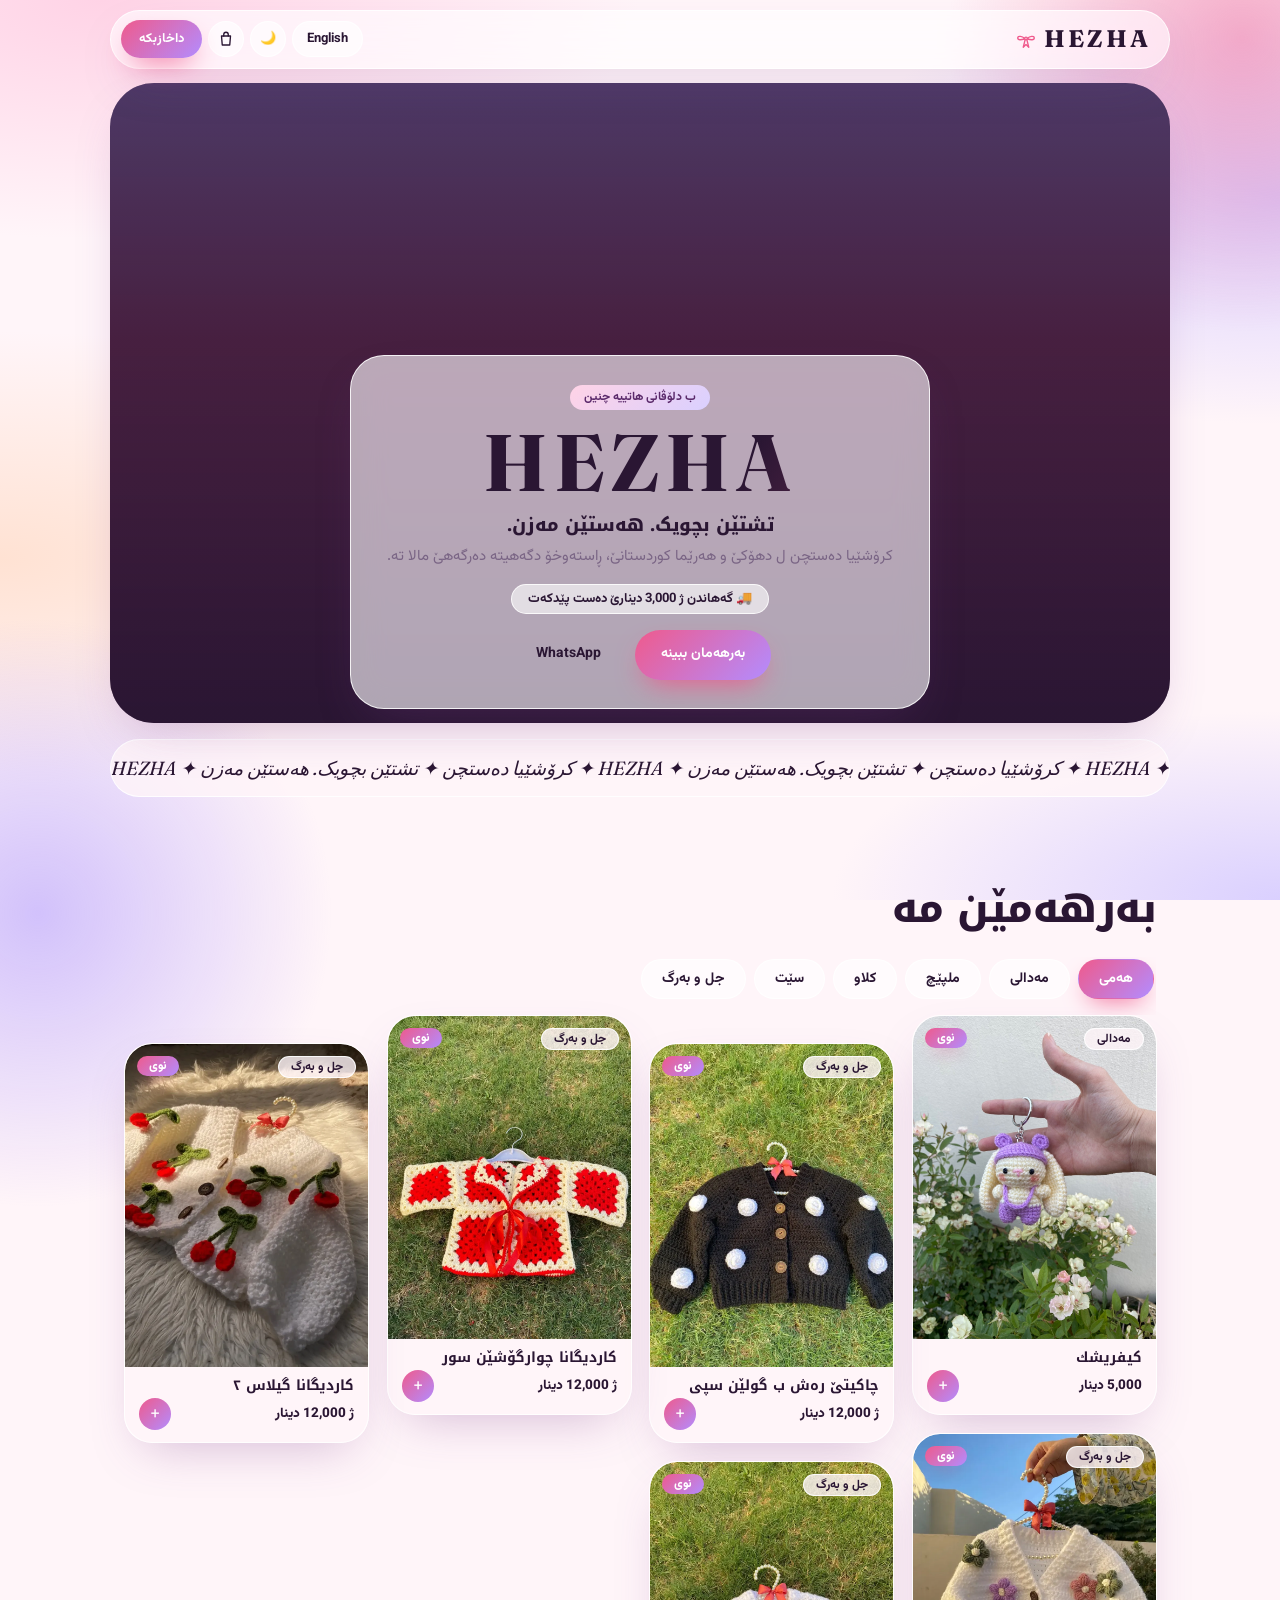
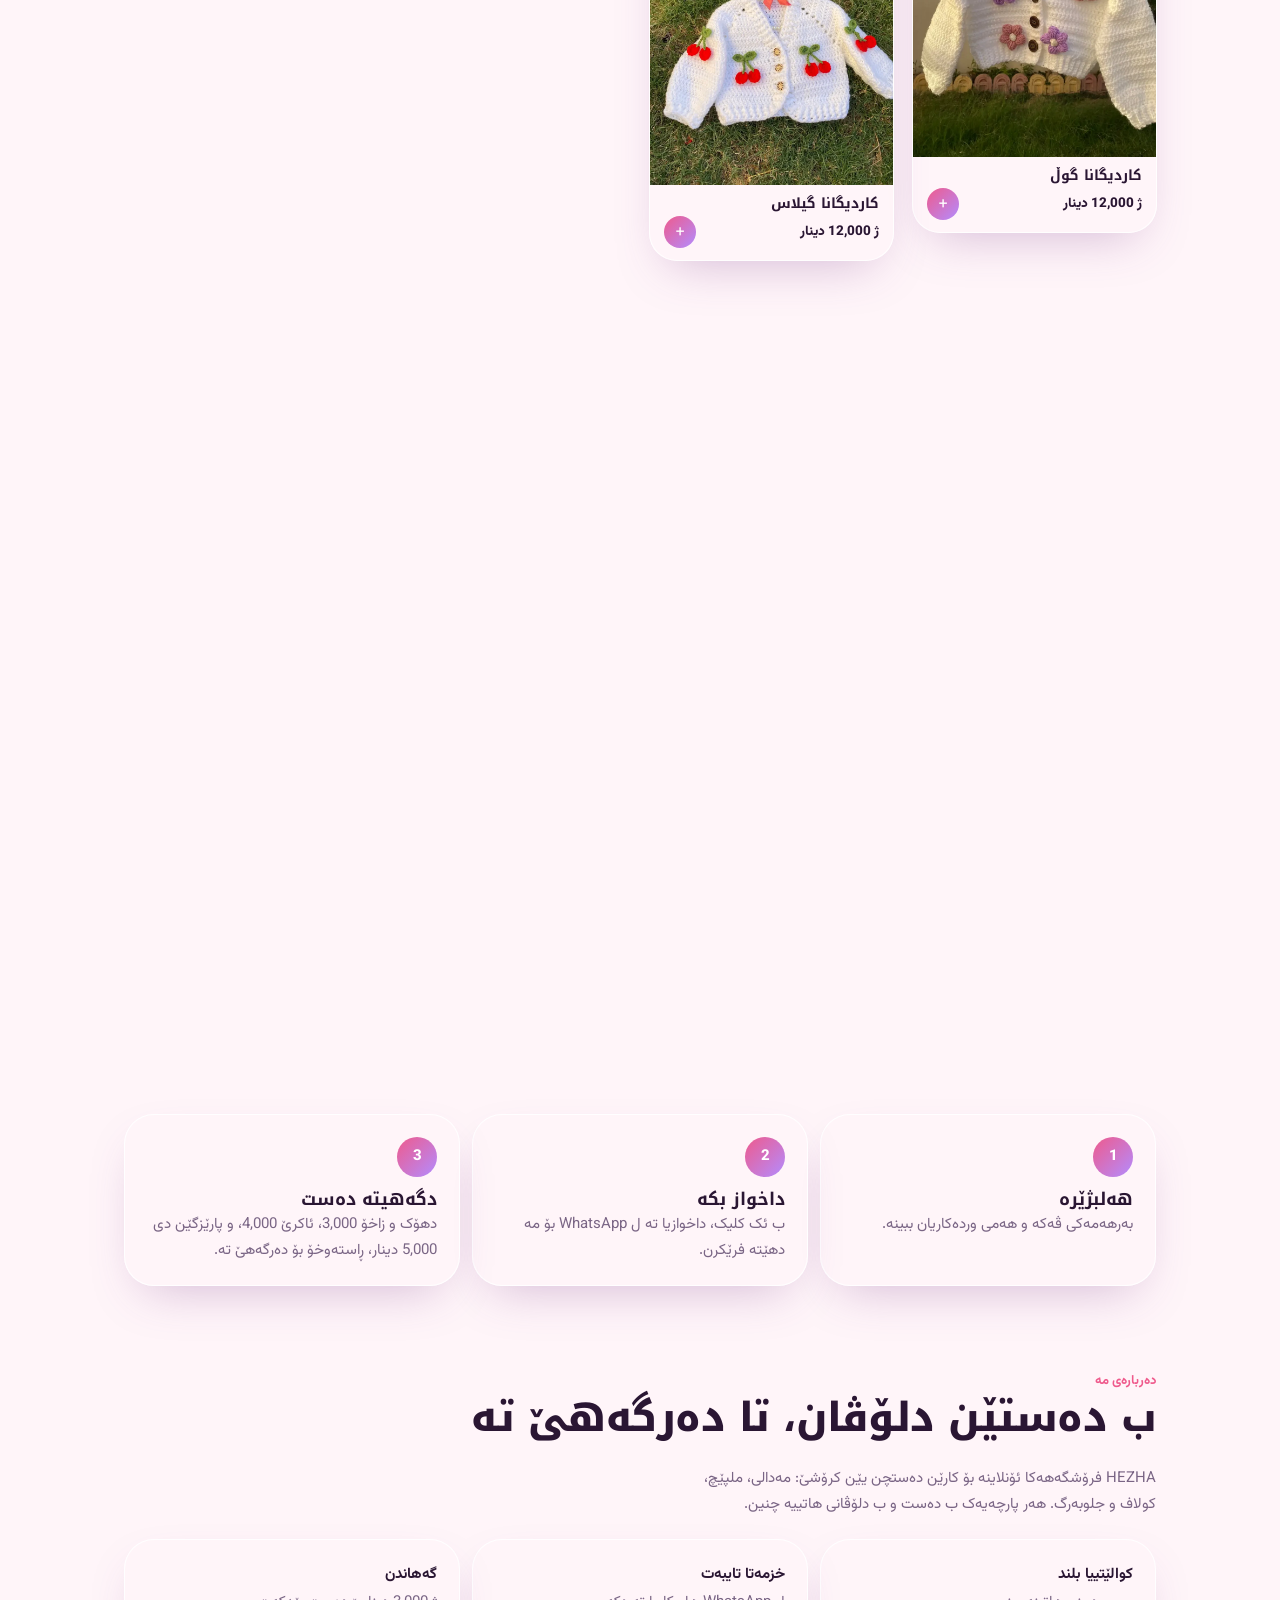
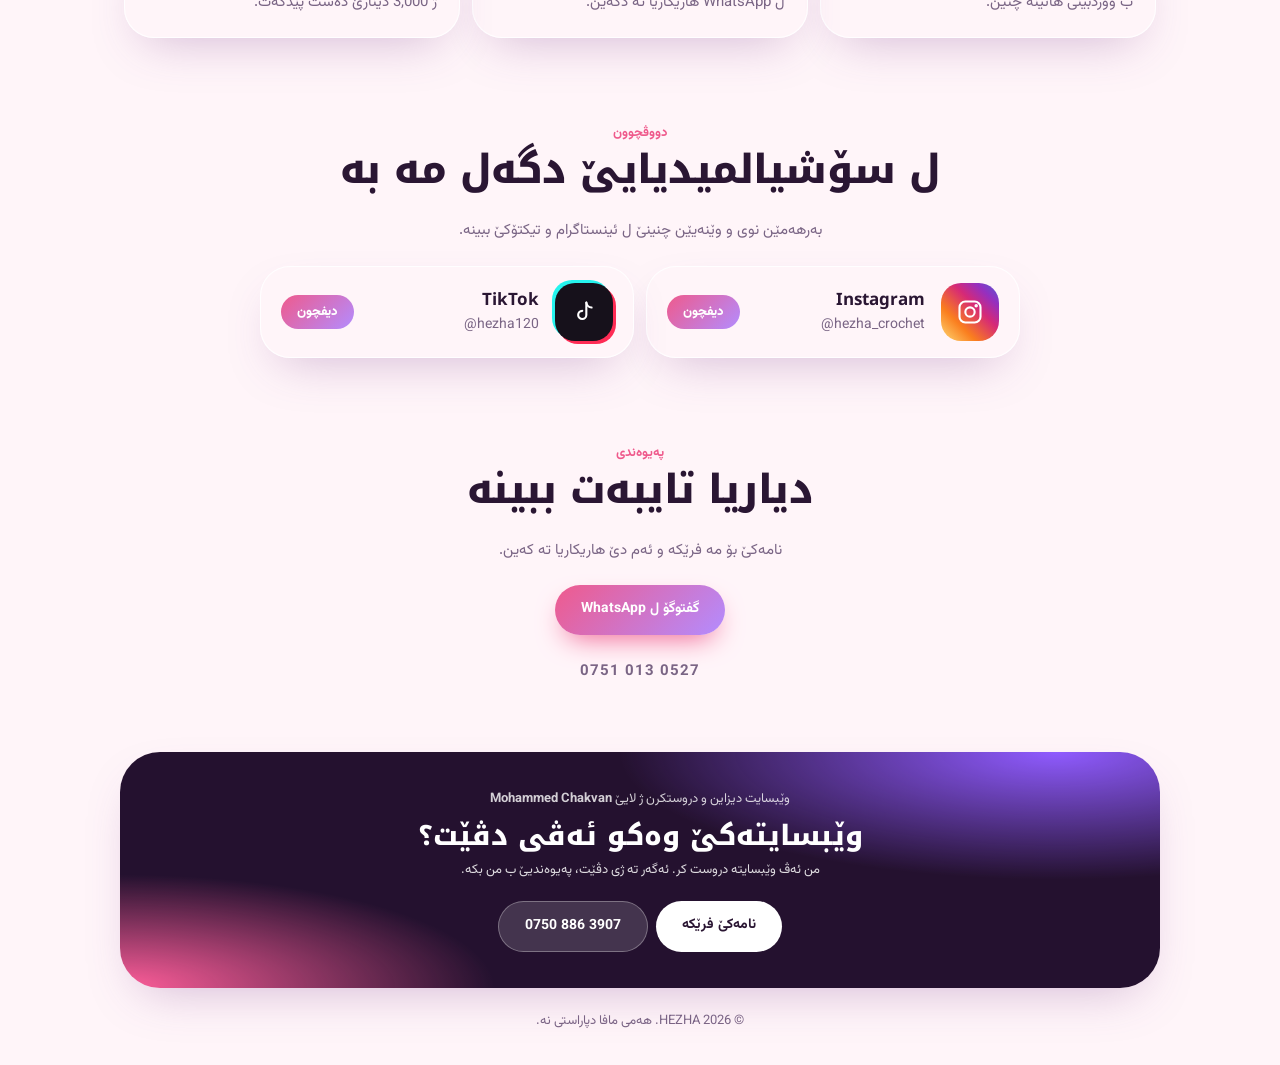
<file: index.html>
<!DOCTYPE html>
<html lang="ku" dir="rtl">
<head>
<meta charset="UTF-8">
<meta name="viewport" content="width=device-width, initial-scale=1, viewport-fit=cover">
<title>HEZHA | Handmade Crochet</title>
<meta name="description" content="HEZHA: کرۆشێیا دەستچن ل دهۆکێ و هەرێما کوردستانێ. Handmade crochet delivered across Duhok and the Kurdistan Region.">
<meta name="theme-color" content="#EF5A8C">
<meta property="og:type" content="website">
<meta property="og:title" content="HEZHA | Handmade Crochet">
<meta property="og:description" content="تشتێن بچویک. هەستێن مەزن. Little things. Big feelings.">
<meta property="og:image" content="https://images.unsplash.com/photo-1584992236310-6edddc08acff?auto=format&fit=crop&w=1200&q=80">
<meta property="og:locale" content="ku">
<meta name="twitter:card" content="summary_large_image">
<script>document.documentElement.classList.add("js")</script>
<link rel="preconnect" href="https://fonts.googleapis.com">
<link rel="preconnect" href="https://fonts.gstatic.com" crossorigin>
<link href="https://fonts.googleapis.com/css2?family=Fraunces:wght@600;700&family=Noto+Kufi+Arabic:wght@600;800&family=Vazirmatn:wght@400;500;700&display=swap" rel="stylesheet">
<link rel="stylesheet" href="style.css?v=5">
</head>
<body id="top">

<header class="site-head">
  <a class="brand" href="#top">
    <svg class="bow" viewBox="0 0 24 24"><path d="M12 13a1.5 1.5 0 1 0 0-3 1.5 1.5 0 0 0 0 3z"/><path d="M10.5 11.5C8 9 3 8 3 11c0 2.5 4 2 7.500 1"/><path d="M13.5 11.5C16 9 21 8 21 11c0 2.500-4 2-7.500 1"/><path d="M11 13l-2 8 3-3 3 3-2-8"/></svg>
    <span>HEZHA</span>
  </a>
  <div class="head-actions">
    <button class="chip" id="langBtn" onclick="cycleLang()">English</button>
    <button class="icon-btn" id="themeBtn" onclick="toggleTheme()" aria-label="Theme">🌙</button>
    <button class="icon-btn cart-btn" id="cartBtn" onclick="openCart()" aria-label="Cart">
      <svg class="ico" viewBox="0 0 24 24"><path d="M6 8h12l-1 12H7L6 8z"/><path d="M9 8V6a3 3 0 0 1 6 0v2"/></svg>
      <span class="badge" id="cartCount" hidden>0</span>
    </button>
    <a class="btn-pink btn-sm" id="orderLink" data-i18n="order" target="_blank" rel="noopener"></a>
  </div>
</header>

<main>
  <section class="hero">
    <div class="hero-overlay"></div>
    <div class="hero-card">
      <span class="tag" data-i18n="heroTag"></span>
      <h1>HEZHA</h1>
      <p class="hero-sub" data-i18n="tagline"></p>
      <p class="hero-text" data-i18n="heroText"></p>
      <p class="deliv-chip" data-i18n="delivChip"></p>
      <div class="btn-row">
        <a class="btn-pink" href="#collections" data-i18n="shop"></a>
        <a class="btn-white" id="heroWa" target="_blank" rel="noopener">WhatsApp</a>
      </div>
    </div>
  </section>

  <div class="marquee" aria-hidden="true"><div class="marquee-track" id="marquee"></div></div>

  <section class="block" id="collections">
    <p class="label" data-i18n="collLabel"></p>
    <h2 data-i18n="collTitle"></h2>
    <div class="filters" id="filters"></div>
    <div class="grid" id="grid"></div>
  </section>

  <section class="block sets" id="sets" hidden>
    <p class="label" data-i18n="setsLabel"></p>
    <h2 data-i18n="setsTitle"></h2>
    <p class="lead" data-i18n="setsText"></p>
    <div class="grid" id="setGrid"></div>
  </section>

  <section class="block soft" id="how">
    <p class="label" data-i18n="howLabel"></p>
    <h2 data-i18n="howTitle"></h2>
    <div class="steps">
      <div class="step"><span class="num">1</span><h3 data-i18n="s1t"></h3><p data-i18n="s1d"></p></div>
      <div class="step"><span class="num">2</span><h3 data-i18n="s2t"></h3><p data-i18n="s2d"></p></div>
      <div class="step"><span class="num">3</span><h3 data-i18n="s3t"></h3><p data-i18n="s3d"></p></div>
    </div>
  </section>

  <section class="block" id="about">
    <p class="label" data-i18n="aboutLabel"></p>
    <h2 data-i18n="aboutTitle"></h2>
    <p class="lead" data-i18n="aboutText"></p>
    <div class="feats">
      <div class="feat"><b data-i18n="f1t"></b><span data-i18n="f1d"></span></div>
      <div class="feat"><b data-i18n="f2t"></b><span data-i18n="f2d"></span></div>
      <div class="feat"><b data-i18n="f3t"></b><span data-i18n="f3d"></span></div>
    </div>
  </section>

  <section class="block follow" id="follow">
    <p class="label" data-i18n="followLabel"></p>
    <h2 data-i18n="followTitle"></h2>
    <p class="lead" data-i18n="followText"></p>
    <div class="social-grid">
      <a class="social-card" href="https://www.instagram.com/hezha_crochet" target="_blank" rel="noopener">
        <span class="s-ico s-ig">
          <svg class="ico" viewBox="0 0 24 24"><rect x="3" y="3" width="18" height="18" rx="5"/><circle cx="12" cy="12" r="4"/><circle cx="17.3" cy="6.7" r=".6" fill="currentColor"/></svg>
        </span>
        <span class="s-txt"><b>Instagram</b><span dir="ltr">@hezha_crochet</span></span>
        <span class="s-go" data-i18n="followBtn"></span>
      </a>
      <a class="social-card" href="https://www.tiktok.com/@hezha120" target="_blank" rel="noopener">
        <span class="s-ico s-tt">
          <svg class="ico" viewBox="0 0 24 24"><path d="M14 4v10.5a3.5 3.5 0 1 1-3.5-3.5"/><path d="M14 4c.5 2.5 2 4 4.5 4.2"/></svg>
        </span>
        <span class="s-txt"><b>TikTok</b><span dir="ltr">@hezha120</span></span>
        <span class="s-go" data-i18n="followBtn"></span>
      </a>
    </div>
  </section>

  <section class="block contact" id="contact">
    <p class="label" data-i18n="contactLabel"></p>
    <h2 data-i18n="contactTitle"></h2>
    <p class="lead" data-i18n="contactText"></p>
    <a class="btn-pink" id="contactWa" data-i18n="chat" target="_blank" rel="noopener"></a>
    <a class="phone" id="shopPhone" href="tel:+9647510130527" dir="ltr">0751 013 0527</a>
  </section>
</main>

<footer class="site-foot">
  <section class="ad">
    <p class="ad-by"><span data-i18n="devBy"></span> <b>Mohammed Chakvan</b></p>
    <h3 data-i18n="adTitle"></h3>
    <p class="ad-text" data-i18n="adText"></p>
    <div class="btn-row">
      <a class="btn-pink" id="devWa" data-i18n="adBtn" target="_blank" rel="noopener"></a>
      <a class="btn-glass" href="tel:+9647508863907" dir="ltr">0750 886 3907</a>
    </div>
  </section>
  <p class="visits" id="visits" hidden><i class="dot"></i><b id="visitNum"></b> <span data-i18n="visitsLabel"></span></p>
  <span data-i18n="rights"></span>
</footer>

<!-- Product -->
<div class="modal" id="modal" hidden onclick="if(event.target===this)closeProduct()">
  <div class="sheet" role="dialog" aria-modal="true" aria-labelledby="mName">
    <button class="close" onclick="closeProduct()" aria-label="Close">✕</button>
    <div class="sheet-img" id="mImg">
      <img id="mImgTag" alt="">
      <div class="dots" id="mDots"></div>
      <button class="nav-btn prev" id="mPrev" onclick="stepProduct(-1)"><svg class="ico" viewBox="0 0 24 24"><path d="M15 5l-7 7 7 7"/></svg></button>
      <button class="nav-btn next" id="mNext" onclick="stepProduct(1)"><svg class="ico" viewBox="0 0 24 24"><path d="M15 5l-7 7 7 7"/></svg></button>
    </div>
    <div class="thumbs" id="mThumbs" hidden></div>
    <div class="sheet-body">
      <span class="card-cat" id="mCat"></span>
      <h3 id="mName"></h3>
      <div class="card-meta"><b id="mPrice"></b></div>
      <p id="mDesc"></p>
      <p class="set-items" id="mItems" hidden></p>
      <label class="zone-box" id="ageBox" hidden><span data-i18n="whichAge"></span><select class="zone-select" id="mAge"></select></label>
      <label class="zone-box"><span data-i18n="whereLive"></span><select class="zone-select" id="mZone"></select></label>
      <p class="deliv-chip" id="mDeliv"></p>
      <div class="actions">
        <button class="btn-pink" id="mAdd" onclick="addCurrent()"></button>
        <a class="btn-outline" id="mOrder" data-i18n="orderThis" target="_blank" rel="noopener"></a>
      </div>
    </div>
  </div>
</div>

<!-- Cart -->
<div class="modal" id="cartModal" hidden onclick="if(event.target===this)closeCart()">
  <div class="sheet cart-sheet" role="dialog" aria-modal="true" aria-labelledby="cartTitle">
    <button class="close" onclick="closeCart()" aria-label="Close">✕</button>
    <div class="sheet-body">
      <h3 id="cartTitle" data-i18n="cartTitle"></h3>
      <div class="cart-list" id="cartItems"></div>
      <div class="cart-foot" id="cartFoot" hidden>
        <label class="zone-box"><span data-i18n="whereLive"></span><select class="zone-select" id="cartZone"></select></label>
        <div class="cart-sum">
          <div><span data-i18n="subtotal"></span><b id="sumSub"></b></div>
          <div><span data-i18n="delivLabel"></span><b id="sumDel"></b></div>
          <div class="tot"><span data-i18n="total"></span><b id="sumTot"></b></div>
        </div>
        <div class="actions">
          <a class="btn-pink" id="cartOrder" data-i18n="sendOrder" target="_blank" rel="noopener"></a>
          <button class="btn-outline" onclick="clearCart()" data-i18n="clear"></button>
        </div>
      </div>
    </div>
  </div>
</div>

<script src="products.js?v=5"></script>
<script src="app.js?v=5"></script>
</body>
</html>
</file>
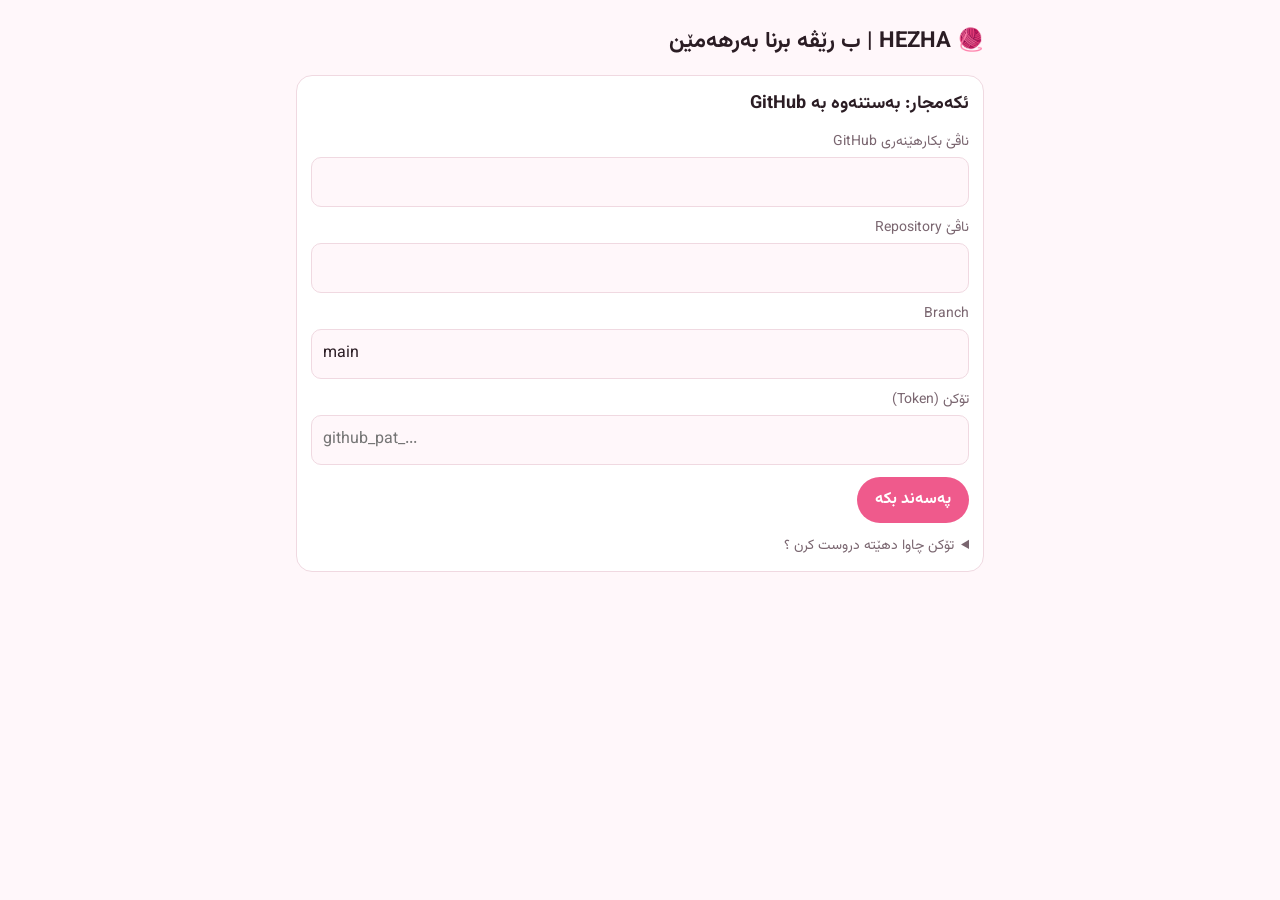
<file: admin.html>
<!DOCTYPE html>
<html lang="ckb" dir="rtl">
<head>
<meta charset="UTF-8">
<meta name="viewport" content="width=device-width,initial-scale=1">
<meta name="robots" content="noindex,nofollow">
<title>HEZHA | ئەدمین</title>
<link href="https://fonts.googleapis.com/css2?family=Vazirmatn:wght@400;700&display=swap" rel="stylesheet">
<style>
:root{--p:#EF5A8C;--bg:#fff7fa;--c:#fff;--t:#2b1d24;--m:#7a6670;--b:#f0d9e1}
@media(prefers-color-scheme:dark){:root{--bg:#1c1418;--c:#2a1f25;--t:#f7eaf0;--m:#b9a2ad;--b:#42313a}}
*{box-sizing:border-box}
body{margin:0;background:var(--bg);color:var(--t);font:16px/1.6 Vazirmatn,Tahoma,sans-serif;padding:16px;max-width:720px;margin-inline:auto}
h1{font-size:22px;margin:8px 0 16px}h2{font-size:18px;margin:0 0 12px}
.card{background:var(--c);border:1px solid var(--b);border-radius:16px;padding:14px;margin-bottom:12px}
label{display:block;margin:10px 0 4px;color:var(--m);font-size:14px}
input,select{width:100%;padding:11px;border:1px solid var(--b);border-radius:10px;background:var(--bg);color:var(--t);font:inherit}
input[type=checkbox]{width:auto;margin-inline-end:8px}
.chk{display:flex;align-items:center;margin:10px 0;color:var(--t)}
button{font:inherit;border:0;border-radius:999px;padding:10px 18px;cursor:pointer;background:var(--p);color:#fff;font-weight:700}
button.o{background:transparent;color:var(--p);border:1px solid var(--p)}
button.s{padding:6px 12px;font-size:14px}
.row{display:flex;gap:8px;flex-wrap:wrap;margin-top:12px}
.item{display:flex;gap:12px;align-items:center}
.item img{width:64px;height:64px;object-fit:cover;border-radius:10px;background:var(--b)}
.item .i{flex:1;min-width:0}.item b{display:block}
.tag{font-size:12px;background:var(--b);border-radius:99px;padding:1px 8px;margin-inline-end:4px}
.prev{display:flex;gap:8px;flex-wrap:wrap;margin-top:8px}.prev img{width:72px;height:72px;object-fit:cover;border-radius:10px}
#st{position:fixed;inset:0;background:#000a;display:none;align-items:center;justify-content:center;color:#fff;font-size:18px;text-align:center;padding:24px;z-index:9}
#st.on{display:flex}
.msg{padding:12px;border-radius:12px;background:#e8f8ee;color:#145a32;margin-bottom:12px}.msg.e{background:#fde8e8;color:#8a1c1c}
details{margin-top:12px;color:var(--m);font-size:14px}ol{padding-inline-start:20px}
.hide{display:none}
</style>
</head>
<body>
<h1>🧶 HEZHA | ب رێڤە برنا بەرهەمێن </h1>
<div id="msg" class="msg hide"></div>

<section id="setup" class="card hide">
  <h2>ئکەمجار: بەستنەوە بە GitHub</h2>
  <label>ناڤێ بکارهێنەری GitHub</label><input id="fo" dir="ltr">
  <label>ناڤێ  Repository</label><input id="fr" dir="ltr">
  <label>Branch</label><input id="fb" dir="ltr" value="main">
  <label>تۆکن (Token)</label><input id="ft" dir="ltr" type="password" placeholder="github_pat_...">
  <div class="row"><button onclick="saveCfg()">پەسەند بکە  </button></div>
  <details><summary>تۆکن چاوا دهێتە دروست کرن ؟</summary>
    <ol>
      <li>بچۆ GitHub ← وێنەی پرۆفایل ← Settings ← Developer settings</li>
      <li>Personal access tokens ← Fine-grained tokens ← Generate new token</li>
      <li>Expiration: 1 year. لە Repository access تەنها ڕیپۆی ئەم سایتە هەڵبژێرە</li>
      <li>لە Permissions ← Repository permissions ← <b>Contents</b> بکە بە <b>Read and write</b></li>
      <li>Generate token، دواتر کۆپیی بکە و لێرە دایبنێ. تەنها یەکجار پیشان دەدرێت.</li>
    </ol>
  </details>
</section>

<section id="main" class="hide">
  <div class="row" style="margin:0 0 12px"><button onclick="openForm()">+ بەرهەمێ نوی  class="o" onclick="logout()">دەرکەفتن</button></div>

  <div id="form" class="card hide">
    <h2 id="ftitle"></h2>
    <label>ناڤێ بەرهەمی (کوردی) *</label><input id="nk">
    <label>ناڤێ ئینگلیزی (ئارەزوومەندانە)</label><input id="ne" dir="ltr">
    <label>نرخ (دینار) *</label><input id="pr" type="number" inputmode="numeric">
    <label>جۆر</label><select id="ct" onchange="sync()"></select>
    <div id="imgBox"><label>وێنەکان * (دشێی چەند وێنەیەکا هەلبژی  )</label><input id="im" type="file" accept="image/*" multiple onchange="pick()"><div class="prev" id="pv"></div></div>
    <div id="setBox" class="hide"><label>ناڤەروکا سێت (کوردی)</label><input id="ik"><label>ناڤەروکا سێتی (ئینگلیزی)</label><input id="ie" dir="ltr"></div>
    <label class="chk"><input id="cn" type="checkbox">نیشانا «نوێ»</label>
    <label class="chk"><input id="cs" type="checkbox">خلاس بووە (Sold out)</label>
    <label class="chk"><input id="ca" type="checkbox">نرخ ل دیڤ تەمەن</label>
    <div class="row"><button onclick="save()">پاشەکەوت</button><button class="o" onclick="closeForm()"> لێڤەبوون </button></div>
  </div>

  <div id="list"></div>
</section>
<div id="st"></div>

<script>
const $=id=>document.getElementById(id);
const K='hezha_admin';
let cfg=null,DATA=null,editing=null,files=[];
try{cfg=JSON.parse(localStorage.getItem(K)||'null')}catch(e){}

const enc=s=>{let b='';new TextEncoder().encode(s).forEach(x=>b+=String.fromCharCode(x));return btoa(b)};
const dec=b=>new TextDecoder().decode(Uint8Array.from(atob(b.replace(/\n/g,'')),c=>c.charCodeAt(0)));
const blob64=b=>new Promise(r=>{const f=new FileReader();f.onload=()=>r(f.result.split(',')[1]);f.readAsDataURL(b)});
const esc=s=>String(s).replace(/[&<>"']/g,c=>({'&':'&amp;','<':'&lt;','>':'&gt;','"':'&quot;',"'":'&#39;'}[c]));
function say(t,err){const m=$('msg');m.textContent=t;m.className='msg'+(err?' e':'');setTimeout(()=>m.className='msg hide',err?9000:7000)}
function busy(t){const s=$('st');s.textContent=t||'';s.className=t?'on':''}

async function api(path,opt={}){
  const r=await fetch(`https://api.github.com/repos/${cfg.owner}/${cfg.repo}/${path}`,{...opt,cache:'no-store',headers:{Authorization:'Bearer '+cfg.token,Accept:'application/vnd.github+json','Content-Type':'application/json'}});
  if(!r.ok){const e=new Error(r.status);e.status=r.status;throw e}
  return r.json();
}
async function getFile(p){const j=await api(`contents/${p}?ref=${cfg.branch}&t=${Date.now()}`);return{sha:j.sha,text:dec(j.content)}}
async function putFile(p,content,msg,sha){return api(`contents/${p}`,{method:'PUT',body:JSON.stringify({message:msg,content,branch:cfg.branch,...(sha?{sha}:{})})})}

const parse=t=>new Function(t+';return {PRODUCTS,CATEGORIES,AGE_TIERS}')();
const clean=p=>({imgs:p.imgs,name:{ku:p.name.ku,en:p.name.en},price:p.price,cat:p.cat,new:p.new,soldout:p.soldout,ages:p.ages,items:p.items,desc:p.desc});
function line(p){
  const x={};['new','soldout','ages','items','desc'].forEach(k=>{if(p[k])x[k]=p[k]});
  const en=p.name.en===p.name.ku?'':p.name.en;
  return `  p(${JSON.stringify(p.imgs.length===1?p.imgs[0]:p.imgs)}, ${JSON.stringify(p.name.ku)}, ${JSON.stringify(en)}, ${Number(p.price)||0}, ${JSON.stringify(p.cat)}, ${JSON.stringify(x)}),`;
}
function build(text,list){
  const a=text.indexOf('/*ADMIN_START*/'),b=text.indexOf('/*ADMIN_END*/');
  if(a<0||b<0)throw new Error('markers');
  return text.slice(0,a)+'/*ADMIN_START*/\n'+list.map(line).join('\n')+'\n  '+text.slice(b);
}
async function mutate(fn,msg){
  for(let i=0;i<3;i++){
    const f=await getFile('products.js');const d=parse(f.text);
    const list=fn(d.PRODUCTS.map(clean));
    try{await putFile('products.js',enc(build(f.text,list)),msg,f.sha);return}
    catch(e){if(e.status!==409&&e.status!==422||i==2)throw e}
  }
}

async function load(){
  busy('چاڤەرێبە...');
  try{const f=await getFile('products.js');DATA=parse(f.text);render()}
  catch(e){
    const m=e.status==401?'تۆکن هەڵەیە یان بەسەرچووە.':e.status==404?'Repository یان فایلی products.js نەدۆزرایەوە.':'نەتوانرا بخوێندرێتەوە: '+e.message;
    say(m,1);show('setup');
  }
  busy();
}
function show(w){$('setup').className='card'+(w=='setup'?'':' hide');$('main').className=w=='main'?'':'hide'}
function render(){
  show('main');
  const C=DATA.CATEGORIES;
  $('ct').innerHTML=Object.keys(C).map(k=>`<option value="${k}">${esc(C[k].ku)}</option>`).join('');
  $('list').innerHTML=DATA.PRODUCTS.map((p,i)=>`<div class="card item"><img src="${esc(p.imgs[0])}" alt=""><div class="i"><b>${esc(p.name.ku)}</b>${Number(p.price).toLocaleString()} دینار<div><span class="tag">${esc((C[p.cat]||{}).ku||p.cat)}</span>${p.new?'<span class="tag">نوێ</span>':''}${p.soldout?'<span class="tag">تەواو بوو</span>':''}</div></div>
  <div style="display:grid;gap:6px"><button class="s" onclick="openForm(${i})">دەستکاری</button><button class="s o" onclick="toggleSold(${i})">${p.soldout?'بەردەستە':'تەواو بوو'}</button><button class="s o" onclick="del(${i})">سڕینەوە</button></div></div>`).join('')||'<p>هیچ بەرهەمێک نییە.</p>';
}
function sync(){$('setBox').className=$('ct').value=='set'?'':'hide'}
function openForm(i){
  files=[];$('pv').innerHTML='';$('im').value='';
  editing=i==null?null:DATA.PRODUCTS[i];const p=editing;
  $('ftitle').textContent=p?'دەستکاریکرنا بەرهەمی':'بەرهەمی نوێ';
  $('nk').value=p?p.name.ku:'';$('ne').value=p&&p.name.en!==p.name.ku?p.name.en:'';
  $('pr').value=p?p.price:'';$('ct').value=p?p.cat:Object.keys(DATA.CATEGORIES)[0];
  $('ik').value=p&&p.items?p.items.ku:'';$('ie').value=p&&p.items?p.items.en:'';
  $('cn').checked=p?!!p.new:true;$('cs').checked=p?!!p.soldout:false;$('ca').checked=p?!!p.ages:false;
  $('imgBox').className=p?'hide':'';sync();
  $('form').className='card';$('form').scrollIntoView({behavior:'smooth'});
}
function closeForm(){$('form').className='card hide'}
function pick(){files=[...$('im').files];$('pv').innerHTML='';files.forEach(f=>{const i=new Image();i.src=URL.createObjectURL(f);$('pv').appendChild(i)})}

async function shrink(file){
  const bm=await createImageBitmap(file);const w=Math.min(900,bm.width),h=Math.round(bm.height*w/bm.width);
  const c=document.createElement('canvas');c.width=w;c.height=h;c.getContext('2d').drawImage(bm,0,0,w,h);
  let b=await new Promise(r=>c.toBlob(r,'image/webp',.82)),ext='webp';
  if(b.type!=='image/webp'){b=await new Promise(r=>c.toBlob(r,'image/jpeg',.85));ext='jpg'}
  return{b,ext};
}
async function save(){
  const ku=$('nk').value.trim(),price=parseInt($('pr').value,10);
  if(!ku||isNaN(price))return say('ناو و نرخ پێویستن.',1);
  if(!editing&&!files.length)return say('تکایە لانیکەم یەک وێنە هەڵبژێرە.',1);
  const f={name:{ku,en:$('ne').value.trim()||ku},price,cat:$('ct').value,new:$('cn').checked,soldout:$('cs').checked,ages:$('ca').checked};
  if(f.cat=='set'&&$('ik').value.trim())f.items={ku:$('ik').value.trim(),en:$('ie').value.trim()||$('ik').value.trim()};
  try{
    if(editing){
      const id=editing.id;
      busy('پاشەکەوت دەکرێت...');
      await mutate(l=>l.map(p=>(p.imgs[0]+'#'+p.name.ku)===id?{...p,...f,items:f.items}:p),'Edit product');
    }else{
      const imgs=[],t=Date.now().toString(36);
      for(let i=0;i<files.length;i++){
        busy(`وێنە بارکراوە ${i+1}/${files.length}...`);
        const {b,ext}=await shrink(files[i]);const path=`images/p${t}${i}.${ext}`;
        await putFile(path,await blob64(b),'Add image');imgs.push(path);
      }
      busy('بەرهەم زیاد دەکرێت...');
      await mutate(l=>[{imgs,...f},...l],'Add product');
    }
    closeForm();say('✓ سەرکەوتوو بوو! سایتەکە لە ماوەی نزیکەی ١ خولەکدا نوێ دەبێتەوە.');
  }catch(e){say('هەڵە ڕوویدا ('+e.message+'). دووبارە هەوڵبدەرەوە.',1)}
  busy();await load();
}
async function del(i){
  const p=DATA.PRODUCTS[i];if(!confirm('دڵنیایت دەتەوێت «'+p.name.ku+'» بسڕیتەوە؟'))return;
  const id=p.imgs[0]+'#'+p.name.ku;busy('دەسڕدرێتەوە...');
  try{await mutate(l=>l.filter(x=>(x.imgs[0]+'#'+x.name.ku)!==id),'Delete product');say('✓ سڕایەوە. سایتەکە لە ماوەی ١ خولەکدا نوێ دەبێتەوە.')}catch(e){say('هەڵە: '+e.message,1)}
  busy();await load();
}
async function toggleSold(i){
  const p=DATA.PRODUCTS[i],id=p.imgs[0]+'#'+p.name.ku;busy('چاوەڕێ بە...');
  try{await mutate(l=>l.map(x=>(x.imgs[0]+'#'+x.name.ku)===id?{...x,soldout:!x.soldout}:x),'Toggle sold out');say('✓ گۆڕدرا.')}catch(e){say('هەڵە: '+e.message,1)}
  busy();await load();
}
async function saveCfg(){
  cfg={owner:$('fo').value.trim(),repo:$('fr').value.trim(),branch:$('fb').value.trim()||'main',token:$('ft').value.trim()};
  if(!cfg.owner||!cfg.repo||!cfg.token)return say('هەموو خانەکان پڕ بکەرەوە.',1);
  try{localStorage.setItem(K,JSON.stringify(cfg))}catch(e){}
  await load();
}
function logout(){if(confirm('تۆکن لەم ئامێرە دەسڕدرێتەوە. دڵنیایت؟')){localStorage.removeItem(K);cfg=null;show('setup')}}

if(cfg)load();else{
  const h=location.hostname;
  if(h.endsWith('.github.io')){$('fo').value=h.split('.')[0];$('fr').value=location.pathname.split('/')[1]&&!location.pathname.split('/')[1].endsWith('.html')?location.pathname.split('/')[1]:h}
  show('setup');
}
</script>
</body>
</html>
</file>
<file: style.css>
:root{--bg:#FFF5F9;--ink:#2A1633;--muted:#7A6585;--rose:#EF5A8C;--lilac:#B7A4FF;--peach:#FFC7B2;--glass:rgba(255,255,255,.62);--edge:rgba(255,255,255,.85);--shadow:0 20px 50px -20px rgba(120,60,140,.35);--a1:#FFD3E6;--a2:#DAD0FF;--a3:#FFE2D3}
body.dark-mode{--bg:#150B1D;--ink:#F8EEFB;--muted:#B9A5C6;--rose:#FF7BAA;--glass:rgba(60,36,80,.55);--edge:rgba(255,255,255,.12);--shadow:0 20px 50px -20px rgba(0,0,0,.7);--a1:#4B1F47;--a2:#2D2466;--a3:#4A2A3A}
*{box-sizing:border-box;margin:0;padding:0;-webkit-tap-highlight-color:transparent}
html{scroll-behavior:smooth;scroll-padding-top:90px}
body{color:var(--ink);font-family:'Vazirmatn','Noto Kufi Arabic',sans-serif;font-size:15px;line-height:1.7;background:radial-gradient(60% 38% at 8% 0,var(--a1),transparent 70%),radial-gradient(50% 36% at 100% 22%,var(--a2),transparent 70%),radial-gradient(60% 36% at 0 62%,var(--a3),transparent 70%),radial-gradient(50% 30% at 100% 100%,var(--a2),transparent 70%),var(--bg);background-attachment:fixed;transition:background .4s,color .3s}
a{color:inherit;text-decoration:none}
button{font-family:inherit;border:none;background:none;color:inherit;cursor:pointer}
:focus-visible{outline:2px solid var(--rose);outline-offset:3px}
h1,h2,h3{font-family:'Noto Kufi Arabic',sans-serif;line-height:1.3}
.site-head,.hero-card,.step,.feat,.marquee,.sheet,.btn-glass,.deliv-chip,.chip,.icon-btn{background:var(--glass);backdrop-filter:blur(18px) saturate(1.4);-webkit-backdrop-filter:blur(18px) saturate(1.4);border:1px solid var(--edge)}
.site-head{position:sticky;top:10px;z-index:50;width:calc(100% - 20px);max-width:1060px;margin:10px auto 0;display:flex;justify-content:space-between;align-items:center;padding:8px 10px 8px 18px;padding-inline:18px 10px;border-radius:99px;box-shadow:var(--shadow)}
.brand{display:flex;align-items:center;gap:7px;font-family:'Fraunces',serif;font-weight:700;font-size:24px;letter-spacing:3px;direction:ltr}
.bow{width:22px;height:22px;fill:none;stroke:var(--rose);stroke-width:1.5;stroke-linecap:round;stroke-linejoin:round}
.head-actions{display:flex;align-items:center;gap:6px}
.chip,.icon-btn{height:36px;border-radius:99px;font-size:13px;font-weight:700;padding:0 14px}
.icon-btn{width:36px;padding:0}
.btn-pink,.btn-glass,.btn-white{display:inline-block;padding:13px 26px;border-radius:99px;font-size:14px;font-weight:700;text-align:center}
.btn-pink{background:linear-gradient(135deg,var(--rose),#B38CFF);color:#fff;box-shadow:0 12px 28px -10px var(--rose)}
.btn-white,.btn-glass{border-radius:99px}
.btn-sm{padding:8px 18px;font-size:13px}
.hero{position:relative;width:calc(100% - 20px);max-width:1060px;margin:14px auto 0;min-height:560px;border-radius:44px;overflow:hidden;display:flex;align-items:flex-end;justify-content:center;padding:14px;background:url('https://images.unsplash.com/photo-1584992236310-6edddc08acff?auto=format&fit=crop&w=1400&q=85') center/cover;box-shadow:var(--shadow)}
.hero-overlay{position:absolute;inset:0;background:linear-gradient(180deg,rgba(183,164,255,.25),rgba(239,90,140,.15) 40%,rgba(42,22,51,.55))}
.hero-card{position:relative;width:100%;max-width:580px;text-align:center;border-radius:34px;padding:28px 22px;box-shadow:var(--shadow)}
.tag{display:inline-block;background:linear-gradient(135deg,var(--a1),var(--a2));color:#5B2A6B;font-size:12px;font-weight:700;padding:2px 14px;border-radius:99px;margin-bottom:10px}
.hero h1{font-family:'Fraunces',serif;font-size:62px;letter-spacing:6px;line-height:1.05;background:linear-gradient(120deg,var(--ink) 30%,var(--rose) 75%,#8F72FF);-webkit-background-clip:text;background-clip:text;color:transparent}
.hero-sub{font-family:'Noto Kufi Arabic',sans-serif;font-weight:800;font-size:18px;margin:6px 0 4px}
.hero-text{color:var(--muted);margin-bottom:14px}
.deliv-chip{display:inline-block;border-radius:99px;padding:3px 16px;font-size:13px;font-weight:700;margin-bottom:16px}
.deliv-chip::before{content:"🚚 "}
.btn-row{display:flex;gap:8px;justify-content:center;flex-wrap:wrap}
.marquee{overflow:hidden;direction:ltr;width:calc(100% - 20px);max-width:1060px;margin:16px auto 0;padding:12px 0;border-radius:99px}
.marquee-track{display:flex;width:max-content;animation:slide 30s linear infinite;font-family:'Fraunces',serif;font-style:italic;font-size:19px;white-space:nowrap}
.marquee-track span{padding-inline-end:30px}
@keyframes slide{to{transform:translateX(-50%)}}
.block{max-width:1060px;margin:0 auto;padding:64px 14px 20px}
.label{color:var(--rose);font-weight:700;font-size:13px}
.block h2{font-size:32px;font-weight:800;margin-bottom:22px;letter-spacing:-.5px}
.lead{color:var(--muted);max-width:60ch;margin-bottom:22px}
.grid{display:grid;grid-template-columns:repeat(2,1fr);gap:12px;padding-bottom:28px}
.card{position:relative;display:block;text-align:start;aspect-ratio:3/4.3;border-radius:32px;overflow:hidden;background-size:cover;background-position:center;box-shadow:var(--shadow);transition:transform .35s cubic-bezier(.2,.8,.2,1)}
.card:nth-child(even){margin-top:28px;margin-bottom:-28px}
.card:hover{transform:translateY(-6px) scale(1.015)}
.card-cat{position:absolute;top:12px;inset-inline-start:12px;background:var(--glass);backdrop-filter:blur(14px);border:1px solid var(--edge);border-radius:99px;padding:1px 12px;font-size:12px;font-weight:700}
.glass{position:absolute;inset:auto 8px 8px;background:var(--glass);backdrop-filter:blur(20px) saturate(1.5);-webkit-backdrop-filter:blur(20px) saturate(1.5);border:1px solid var(--edge);border-radius:24px;padding:10px 10px 10px 14px;padding-inline:14px 10px}
.glass h3{font-size:14px;font-weight:700}
.row{display:flex;justify-content:space-between;align-items:center;gap:6px}
.row b{font-size:13.5px;font-weight:800}
.go{flex:none;width:32px;height:32px;border-radius:50%;background:linear-gradient(135deg,var(--rose),#B38CFF);color:#fff;display:flex;align-items:center;justify-content:center;font-size:19px;line-height:1}
.steps,.feats{display:grid;gap:12px}
.step,.feat{border-radius:30px;padding:22px;box-shadow:var(--shadow)}
.num{display:flex;width:40px;height:40px;border-radius:50%;background:linear-gradient(135deg,var(--rose),#B38CFF);color:#fff;align-items:center;justify-content:center;font-weight:800;margin-bottom:12px}
.step p,.feat span{color:var(--muted)}
.feat{display:flex;flex-direction:column;gap:2px}
.contact{text-align:center}
.contact .lead{margin-inline:auto}
.phone{display:block;margin-top:14px;font-weight:700;color:var(--muted);font-size:15px;letter-spacing:1px}
.socials{display:flex;justify-content:center;gap:10px;margin-top:20px;flex-wrap:wrap}
.socials a{background:var(--glass);border:1px solid var(--edge);border-radius:99px;padding:6px 18px;font-weight:700;font-size:13px}
.socials a:not([href]){display:none}
.site-foot{max-width:1060px;margin:48px auto 0;padding:0 10px 32px;text-align:center;color:var(--muted);font-size:13px}
.ad{position:relative;overflow:hidden;border-radius:40px;padding:36px 22px;margin-bottom:22px;color:#fff;background:radial-gradient(70% 90% at 90% 0,#8F5BFF,transparent 60%),radial-gradient(60% 80% at 0 100%,#FF5E9A,transparent 60%),#24112F;box-shadow:var(--shadow)}
.ad-by{font-size:13px;opacity:.8}
.ad h3{font-size:28px;font-weight:800;margin:8px 0 4px}
.ad-text{opacity:.85;margin-bottom:20px}
.ad .btn-pink{background:#fff;color:#2A1633;box-shadow:none}
.ad .btn-glass{background:rgba(255,255,255,.15);border-color:rgba(255,255,255,.3)}
.modal{position:fixed;inset:0;z-index:100;background:rgba(42,22,51,.45);backdrop-filter:blur(6px);display:flex;align-items:flex-end;justify-content:center}
.modal[hidden]{display:none}
.sheet{position:relative;width:100%;max-width:500px;max-height:92vh;overflow:auto;border-radius:36px 36px 0 0;background:color-mix(in srgb,var(--bg) 92%,transparent);animation:up .32s cubic-bezier(.2,.8,.2,1)}
@keyframes up{from{transform:translateY(50px);opacity:0}}
.close{position:absolute;top:14px;inset-inline-end:14px;z-index:2;width:38px;height:38px;border-radius:50%;background:var(--glass);backdrop-filter:blur(12px);font-size:15px}
.sheet-img{aspect-ratio:1;background-size:cover;background-position:center;border-radius:0 0 36px 36px}
.sheet-body{padding:20px 22px 26px;display:flex;flex-direction:column;align-items:flex-start;gap:6px}
.sheet-body h3{font-size:22px}
.card-cat#mCat{position:static}
.card-meta{display:flex;gap:12px;align-items:center}
.card-meta b{font-size:19px}
.stars{color:#F2A63B;font-weight:700;font-size:13px}
.sheet-body p{color:var(--muted)}
.sheet-body .btn-pink{align-self:stretch;margin-top:8px}
@media(min-width:700px){.grid{grid-template-columns:repeat(4,1fr);gap:18px}.steps,.feats{grid-template-columns:repeat(3,1fr)}.modal{align-items:center}.sheet{border-radius:36px}.hero{min-height:640px}.hero h1{font-size:80px}.block h2{font-size:40px}}
@media(prefers-reduced-motion:reduce){*{animation:none!important;transition:none!important;scroll-behavior:auto!important}}

/* ===== Motion ===== */
body::before,body::after{content:"";position:fixed;z-index:-1;width:60vmax;height:60vmax;border-radius:50%;filter:blur(70px);opacity:.35;pointer-events:none}
body::before{top:-22vmax;inset-inline-start:-22vmax;background:radial-gradient(circle,var(--rose),transparent 65%);animation:blob1 22s ease-in-out infinite alternate}
body::after{bottom:-26vmax;inset-inline-end:-22vmax;background:radial-gradient(circle,#9B83FF,transparent 65%);animation:blob2 26s ease-in-out infinite alternate}
@keyframes blob1{to{transform:translate(14vmax,10vmax) scale(1.15)}}
@keyframes blob2{to{transform:translate(-16vmax,-8vmax) scale(1.12)}}
.progress{position:fixed;top:0;left:0;right:0;height:3px;z-index:60;background:linear-gradient(90deg,var(--rose),#9B83FF);transform:scaleX(0);transform-origin:left}
html[dir=rtl] .progress{transform-origin:right}
.site-head{transition:padding .3s,box-shadow .3s,top .3s}
.site-head.scrolled{padding-block:5px;box-shadow:0 14px 40px -14px rgba(120,60,140,.5)}
.brand:hover .bow{animation:wig .8s ease}
@keyframes wig{25%{transform:rotate(-18deg) scale(1.15)}60%{transform:rotate(14deg) scale(1.1)}}
/* hero entrance */
.hero{background:#2A1633}
.hero::before{content:"";position:absolute;inset:0;background:url('https://images.unsplash.com/photo-1584992236310-6edddc08acff?auto=format&fit=crop&w=1400&q=85') center/cover;animation:kb 2.6s cubic-bezier(.2,.8,.2,1) both,drift 20s ease-in-out 2.6s infinite alternate}
@keyframes kb{from{transform:scale(1.25);filter:blur(10px)}to{transform:scale(1.06)}}
@keyframes drift{to{transform:scale(1.14) translate(-1.5%,-1%)}}
.hero-card{animation:cardup 1s cubic-bezier(.2,.8,.2,1) .3s backwards}
@keyframes cardup{from{opacity:0;transform:translateY(60px) scale(.96)}}
.hero-card>*{animation:rise .9s cubic-bezier(.2,.8,.2,1) backwards}
.hero-card>:nth-child(1){animation-delay:.6s}.hero-card>:nth-child(2){animation-delay:.72s}.hero-card>:nth-child(3){animation-delay:.84s}.hero-card>:nth-child(4){animation-delay:.96s}.hero-card>:nth-child(5){animation-delay:1.08s}.hero-card>:nth-child(6){animation-delay:1.2s}
.hero-card>h1{background-size:240% 100%;animation:rise .9s cubic-bezier(.2,.8,.2,1) .72s backwards,shimmer 7s ease-in-out 1.8s infinite alternate}
@keyframes shimmer{to{background-position:100% 0}}
@keyframes rise{from{opacity:0;transform:translateY(26px)}}
.hero .btn-pink{animation:glow 2.8s ease-in-out infinite}
@keyframes glow{50%{box-shadow:0 14px 40px -4px var(--rose)}}
/* buttons */
.btn-pink,.btn-glass,.btn-white{position:relative;overflow:hidden;transition:transform .25s cubic-bezier(.3,1.5,.5,1),box-shadow .3s}
.btn-pink::after{content:"";position:absolute;inset:0;background:linear-gradient(110deg,transparent 35%,rgba(255,255,255,.55) 50%,transparent 65%);transform:translateX(-130%)}
.btn-pink:hover::after{transform:translateX(130%);transition:transform .8s}
.btn-pink:hover,.btn-glass:hover,.btn-white:hover{transform:translateY(-3px)}
.btn-pink:active,.btn-glass:active{transform:scale(.95)}
.marquee:hover .marquee-track{animation-play-state:paused}
/* scroll reveal */
.js .reveal:not(.in){opacity:0}
.reveal.in{animation:rise .85s cubic-bezier(.2,.8,.2,1) var(--d,0s) backwards}
.card.reveal.in{animation:cardin .9s cubic-bezier(.2,.8,.2,1) var(--d,0s) backwards}
@keyframes cardin{from{opacity:0;transform:translateY(60px) scale(.92) rotate(1.5deg)}}
.step.in .num{animation:pop .7s cubic-bezier(.3,1.7,.5,1) .25s backwards}
@keyframes pop{from{transform:scale(0) rotate(-90deg)}}
/* cards: tilt + shine */
.card{transform:perspective(900px) rotateX(var(--rx,0deg)) rotateY(var(--ry,0deg));transition:transform .25s ease-out,box-shadow .3s}
.card:hover{transform:perspective(900px) translateY(-8px) rotateX(var(--rx,0deg)) rotateY(var(--ry,0deg)) scale(1.02);box-shadow:0 30px 60px -20px rgba(120,60,140,.55)}
.card::after{content:"";position:absolute;inset:0;border-radius:inherit;pointer-events:none;background:radial-gradient(circle at var(--mx,50%) var(--my,30%),rgba(255,255,255,.4),transparent 45%);opacity:0;transition:opacity .3s}
.card:hover::after{opacity:1}
.go{transition:transform .4s cubic-bezier(.3,1.6,.5,1)}
.card:hover .go{transform:rotate(180deg) scale(1.15)}
.step,.feat{transition:transform .3s}
.step:hover,.feat:hover{transform:translateY(-5px)}
/* modal */
.modal:not([hidden]){animation:fade .3s}
@keyframes fade{from{opacity:0}}
.sheet{animation:sheetin .5s cubic-bezier(.2,1.1,.3,1)}
@keyframes sheetin{from{transform:translateY(80px) scale(.96);opacity:0}}
.sheet-img{animation:focus .7s ease-out}
@keyframes focus{from{filter:blur(14px);opacity:.3}}
.sheet-body>*{animation:rise .6s cubic-bezier(.2,.8,.2,1) backwards}
.sheet-body>:nth-child(2){animation-delay:.1s}.sheet-body>:nth-child(3){animation-delay:.16s}.sheet-body>:nth-child(4){animation-delay:.22s}.sheet-body>:nth-child(5){animation-delay:.28s}.sheet-body>:nth-child(6){animation-delay:.34s}

/* ===== v2: cart, follow section, polish ===== */
.ico{width:18px;height:18px;fill:none;stroke:currentColor;stroke-width:1.8;stroke-linecap:round;stroke-linejoin:round}
.cart-btn{position:relative;display:inline-flex;align-items:center;justify-content:center}
.badge{position:absolute;top:-5px;inset-inline-end:-5px;min-width:19px;height:19px;padding:0 5px;border-radius:99px;background:linear-gradient(135deg,var(--rose),#B38CFF);color:#fff;font-size:11px;font-weight:800;line-height:19px;text-align:center;font-family:'Vazirmatn',sans-serif}
.badge[hidden]{display:none}
.badge.bump{animation:bump .45s}
@keyframes bump{50%{transform:scale(1.55)}}
.btn-outline{display:inline-block;padding:13px 26px;border-radius:99px;font-size:14px;font-weight:700;text-align:center;border:1.5px solid var(--rose);color:var(--ink);background:transparent;transition:transform .25s cubic-bezier(.3,1.5,.5,1),background .25s}
.btn-outline:hover{transform:translateY(-3px);background:var(--glass)}
.btn-outline:active{transform:scale(.95)}
.actions{align-self:stretch;width:100%;display:flex;flex-direction:column;gap:8px;margin-top:8px}
.sheet-body .btn-pink,.sheet-body .btn-outline{margin-top:0}
.cart-sheet .sheet-body{padding-top:62px;min-height:260px}
.cart-list{display:flex;flex-direction:column;gap:10px;width:100%;margin-top:6px}
.cart-item{display:flex;align-items:center;gap:12px;background:var(--glass);border:1px solid var(--edge);border-radius:24px;padding:8px}
.cart-item .thumb{flex:none;width:62px;height:62px;border-radius:18px;background-size:cover;background-position:center}
.cart-item .info{flex:1;min-width:0}
.cart-item .info b{display:block;font-size:14px}
.cart-item .info span{color:var(--muted);font-size:13px}
.qty{display:flex;align-items:center;gap:8px;padding-inline-end:6px}
.qty button{width:30px;height:30px;border-radius:50%;background:var(--glass);border:1px solid var(--edge);font-weight:800;font-size:16px;line-height:1}
.qty span{min-width:18px;text-align:center;font-weight:700;color:var(--ink)}
.empty{color:var(--muted);text-align:center;padding:26px 0;width:100%}
.cart-foot{width:100%;display:flex;flex-direction:column;gap:6px;margin-top:6px}
.cart-foot[hidden]{display:none}
.cart-sum{display:flex;flex-direction:column;gap:4px}
.cart-sum div{display:flex;justify-content:space-between;color:var(--muted)}
.cart-sum .tot{color:var(--ink);font-weight:800;font-size:17px;border-top:1px dashed var(--muted);padding-top:8px;margin-top:4px}

/* follow us */
.follow{text-align:center}
.follow .lead{margin-inline:auto}
.social-grid{display:grid;gap:12px;grid-template-columns:1fr;max-width:760px;margin:0 auto}
.social-card{position:relative;display:flex;align-items:center;gap:16px;text-align:start;padding:16px 20px;border-radius:30px;background:var(--glass);backdrop-filter:blur(18px) saturate(1.4);-webkit-backdrop-filter:blur(18px) saturate(1.4);border:1px solid var(--edge);box-shadow:var(--shadow);transition:transform .3s,box-shadow .3s}
.social-card:hover{transform:translateY(-5px);box-shadow:0 30px 60px -20px rgba(120,60,140,.55)}
.s-ico{flex:none;width:58px;height:58px;border-radius:20px;display:flex;align-items:center;justify-content:center;color:#fff}
.s-ico .ico{width:28px;height:28px}
.s-ig{background:linear-gradient(45deg,#FEDA75,#FA7E1E 30%,#D62976 60%,#962FBF 80%,#4F5BD5)}
.s-tt{background:#16111B;box-shadow:-3px -3px 0 #25F4EE,3px 3px 0 #FE2C55}
.s-txt{flex:1;display:flex;flex-direction:column;min-width:0}
.s-txt b{font-size:17px;font-family:'Noto Kufi Arabic',sans-serif}
.s-txt span{color:var(--muted);font-size:14px;align-self:flex-start;direction:ltr}
.s-go{flex:none;font-size:13px;font-weight:800;color:#fff;background:linear-gradient(135deg,var(--rose),#B38CFF);padding:6px 16px;border-radius:99px}
@media(min-width:700px){.social-grid{grid-template-columns:repeat(2,1fr)}}

/* lighter on phones */
@media(max-width:699px){
  body{background-attachment:scroll}
  body::before,body::after{filter:blur(40px)}
  .site-head,.hero-card,.step,.feat,.marquee,.sheet,.btn-glass,.deliv-chip,.chip,.icon-btn,.social-card{backdrop-filter:blur(10px) saturate(1.2);-webkit-backdrop-filter:blur(10px) saturate(1.2)}
}
@media(max-width:480px){.head-actions .btn-sm{display:none}}

/* ===== v3: performance (less lag) ===== */
/* static soft blobs: gradients are already soft, no heavy blur/animation */
body::before,body::after{animation:none!important;filter:none!important;opacity:.45;width:50vmax;height:50vmax}
/* hero: one short intro only, no endless drift/blur/glow */
@keyframes kb{from{transform:scale(1.14)}to{transform:scale(1.04)}}
.hero::before{animation:kb 1.4s cubic-bezier(.2,.8,.2,1) both!important}
.hero .btn-pink{animation:none!important}
.hero-card>h1{animation:rise .9s cubic-bezier(.2,.8,.2,1) .72s backwards!important}
.marquee-track{will-change:transform}
/* no backdrop-filter on the many small elements (the biggest cost) */
.glass,.card-cat,.step,.feat,.social-card,.marquee,.deliv-chip,.chip,.icon-btn,.btn-glass,.close,.cart-item,.qty button,.sheet,.modal{backdrop-filter:none!important;-webkit-backdrop-filter:none!important}
.glass,.card-cat,.step,.feat,.social-card,.marquee,.sheet{background:color-mix(in srgb,var(--bg) 80%,transparent)}
.modal{background:rgba(42,22,51,.6)}
/* touch screens: no 3D tilt / shine */
@media(hover:none){
  .card,.card:hover{transform:none!important}
  .card::after{display:none}
}
/* phones: lighter shadows, solid header */
@media(max-width:699px){
  :root,body.dark-mode{--shadow:0 8px 20px -12px rgba(120,60,140,.4)}
  .site-head,.hero-card{backdrop-filter:none!important;-webkit-backdrop-filter:none!important;background:color-mix(in srgb,var(--bg) 88%,transparent)}
}

/* ===== v4: gallery ===== */
.filters{display:flex;gap:8px;overflow-x:auto;padding:2px 2px 16px;scrollbar-width:none;-webkit-overflow-scrolling:touch}
.filters::-webkit-scrollbar{display:none}
.filters:empty{display:none}
.fchip{flex:none;padding:8px 20px;border-radius:99px;font-weight:700;font-size:14px;background:var(--glass);border:1px solid var(--edge);transition:transform .25s cubic-bezier(.3,1.5,.5,1),background .25s,color .25s}
.fchip:hover{transform:translateY(-2px)}
.fchip.on{background:linear-gradient(135deg,var(--rose),#B38CFF);color:#fff;border-color:transparent;box-shadow:0 10px 24px -10px var(--rose)}
.card{background:linear-gradient(135deg,var(--a1),var(--a2))}
.card img{position:absolute;inset:0;width:100%;height:100%;object-fit:cover;opacity:0;transform:scale(1.04);transition:opacity .6s,transform .8s cubic-bezier(.2,.8,.2,1)}
.card img.ld{opacity:1;transform:scale(1)}
.card:hover img.ld{transform:scale(1.08)}
.card.noimg::before{content:"✿";position:absolute;inset:0;display:flex;align-items:center;justify-content:center;font-size:56px;color:var(--rose);opacity:.5}
.card.noimg img{display:none}
.badge-new,.badge-sold{position:absolute;top:12px;inset-inline-end:12px;padding:1px 12px;border-radius:99px;font-size:12px;font-weight:800;color:#fff;background:linear-gradient(135deg,var(--rose),#B38CFF);box-shadow:0 8px 18px -8px var(--rose)}
.badge-sold{background:#2A1633;box-shadow:none}
.card.sold img.ld{filter:grayscale(.6) brightness(.92)}
.sheet-img{position:relative;overflow:hidden;background:linear-gradient(135deg,var(--a1),var(--a2))}
.sheet-img img{width:100%;height:100%;object-fit:cover;display:block;opacity:0;transition:opacity .5s}
.sheet-img img.ld{opacity:1}
.nav-btn{position:absolute;top:50%;translate:0 -50%;width:42px;height:42px;border-radius:50%;background:var(--glass);border:1px solid var(--edge);display:flex;align-items:center;justify-content:center;color:var(--ink);z-index:2;transition:transform .25s}
.nav-btn:hover{transform:scale(1.1)}
.nav-btn[hidden]{display:none}
.nav-btn.prev{inset-inline-start:12px}
.nav-btn.next{inset-inline-end:12px}
.nav-btn .ico{width:20px;height:20px}
.nav-btn.next svg{transform:scaleX(-1)}
html[dir=rtl] .nav-btn svg{transform:scaleX(-1)}
html[dir=rtl] .nav-btn.next svg{transform:none}
.btn-pink:disabled{opacity:.55;filter:grayscale(.5);cursor:not-allowed;box-shadow:none}

/* ===== v5: visitor counter ===== */
.visits{display:inline-flex;align-items:center;gap:8px;margin-bottom:12px;padding:6px 16px;border-radius:99px;background:var(--glass);border:1px solid var(--edge);font-size:13px;font-weight:700;color:var(--ink)}
.visits[hidden]{display:none}
.visits b{font-family:'Fraunces',serif;font-size:16px}
.visits .dot{width:8px;height:8px;border-radius:50%;background:#35D07F;box-shadow:0 0 0 4px rgba(53,208,127,.25)}
.site-foot{display:flex;flex-direction:column;align-items:center}
.site-foot .ad{width:100%}

/* ===== v6: sets ===== */
.block[hidden]{display:none}
.glass small.items{display:block;font-size:12px;color:var(--muted);line-height:1.4;margin:1px 0 3px}
.sheet-body .set-items{display:inline-block;color:var(--rose);font-weight:700;font-size:13px;background:var(--glass);border:1px solid var(--edge);border-radius:99px;padding:2px 14px}
.set-items[hidden]{display:none}

/* ===== v7: several photos per product ===== */
.dots{position:absolute;bottom:12px;inset-inline:0;display:flex;justify-content:center;gap:6px;z-index:2;pointer-events:none}
.dots:empty{display:none}
.dots i{width:7px;height:7px;border-radius:99px;background:rgba(255,255,255,.7);box-shadow:0 1px 4px rgba(0,0,0,.25);transition:width .3s,background .3s}
.dots i.on{width:20px;background:#fff}
.thumbs{display:flex;gap:8px;padding:12px 22px 0;overflow-x:auto;scrollbar-width:none}
.thumbs::-webkit-scrollbar{display:none}
.thumbs[hidden]{display:none}
.thumbs button{flex:none;width:58px;height:58px;border-radius:16px;overflow:hidden;border:2px solid transparent;opacity:.6;transition:opacity .25s,border-color .25s,transform .25s}
.thumbs button:hover{transform:translateY(-2px)}
.thumbs button.on{border-color:var(--rose);opacity:1}
.thumbs img{width:100%;height:100%;object-fit:cover;display:block}

/* ===== v8: photo on top, name + price under it (photo is never covered) ===== */
.card{aspect-ratio:auto;display:flex;flex-direction:column;border-radius:28px;background:color-mix(in srgb,var(--bg) 88%,transparent);border:1px solid var(--edge)}
.card .pic{position:relative;flex:none;aspect-ratio:3/4;overflow:hidden;border-radius:27px 27px 0 0;background:linear-gradient(135deg,var(--a1),var(--a2))}
.card .glass{position:static;inset:auto;flex:1;display:flex;flex-direction:column;justify-content:space-between;gap:2px;background:none;border:0;border-radius:0;padding:10px 14px 12px;text-align:start}
.card .glass h3{font-size:14px;font-weight:700;display:-webkit-box;-webkit-line-clamp:2;-webkit-box-orient:vertical;overflow:hidden}
.card .row{margin-top:2px}
.card.noimg::before{content:none}
.card.noimg .pic::before{content:"✿";position:absolute;inset:0;display:flex;align-items:center;justify-content:center;font-size:56px;color:var(--rose);opacity:.5}
/* popup photo: show more of the picture */
.sheet-img{aspect-ratio:3/4;max-height:62vh}

/* ===== v9: delivery location ===== */
.zone-box{align-self:stretch;width:100%;display:flex;flex-direction:column;gap:6px;margin-top:6px}
.zone-box>span{font-weight:700;font-size:14px;color:var(--ink)}
.zone-select{width:100%;appearance:none;-webkit-appearance:none;font-family:inherit;font-size:15px;font-weight:700;color:var(--ink);background-color:var(--glass);border:1.5px solid var(--rose);border-radius:99px;padding:12px 18px;padding-inline-end:46px;cursor:pointer;background-image:url("data:image/svg+xml,%3Csvg xmlns='http://www.w3.org/2000/svg' viewBox='0 0 24 24' fill='none' stroke='%23EF5A8C' stroke-width='2.4' stroke-linecap='round' stroke-linejoin='round'%3E%3Cpath d='M6 9l6 6 6-6'/%3E%3C/svg%3E");background-repeat:no-repeat;background-size:18px;background-position:left 16px center}
html[dir=ltr] .zone-select{background-position:right 16px center}
.zone-select option{color:#2A1633;background:#fff}
.zone-select.shake{animation:shake .45s}
@keyframes shake{20%,60%{transform:translateX(-7px)}40%,80%{transform:translateX(7px)}}
.cart-foot .zone-box{margin:0 0 8px}

/* ===== v10: hidden fix + age select ===== */
[hidden]{display:none!important}

/* ===== v11: empty category ===== */
.soon{grid-column:1/-1;padding:48px 0;font-weight:700}

/* ===== fallback for older iPhones (iOS 14 and below): no aspect-ratio / color-mix ===== */
@supports not (aspect-ratio:1){
  .card .pic{height:0;padding-top:133.34%}
  .sheet-img{height:0;padding-top:133.34%;max-height:none}
  .sheet-img img{position:absolute;inset:0}
}
@supports not (background:color-mix(in srgb,red,blue)){
  .card{background:rgba(24,12,34,.75)}
}

/* ===== v12: works on every iPhone (no aspect-ratio / inset needed for the photo box) ===== */
.card .pic{aspect-ratio:auto;height:0;padding-top:133.34%}
.card .pic img{position:absolute;top:0;left:0;right:0;bottom:0;width:100%;height:100%}
.sheet-img img{top:0;left:0}

/* ===== v13: simplest possible photo box (no fade-in gating, no clipping tricks) ===== */
.card .pic{overflow:visible;border-radius:0;background:none;isolation:isolate}
.card .pic img{opacity:1!important;transform:none!important;border-radius:27px 27px 0 0;z-index:0}
.card .pic .card-cat,.card .pic .badge-new,.card .pic .badge-sold{z-index:2}
.card .pic.pic-bg{background-size:cover;background-position:center;border-radius:27px 27px 0 0}

/* ===== v14: card photo built like the popup photo (which works on old iPhones): plain blocks, no flex/absolute-image tricks ===== */
#grid .card,#setGrid .card{display:block}
#grid .card .pic,#setGrid .card .pic{display:block;position:relative;width:100%;height:0;padding:0;overflow:hidden;border-radius:27px 27px 0 0;aspect-ratio:auto;background-color:var(--a1)}
#grid .card .pic img,#setGrid .card .pic img{position:static;display:block;width:100%;height:100%;object-fit:cover;opacity:1!important;transform:none!important;border-radius:0}
#grid .card .glass,#setGrid .card .glass{display:block;position:static}
#grid .card .pic .card-cat,#setGrid .card .pic .card-cat,#grid .card .pic .badge-new,#setGrid .card .pic .badge-new,#grid .card .pic .badge-sold,#setGrid .card .pic .badge-sold{position:absolute;top:12px;z-index:2}
[dir=rtl] .card .pic .card-cat{right:12px;left:auto}
[dir=rtl] .card .pic .badge-new,[dir=rtl] .card .pic .badge-sold{left:12px;right:auto}
[dir=ltr] .card .pic .card-cat{left:12px;right:auto}
[dir=ltr] .card .pic .badge-new,[dir=ltr] .card .pic .badge-sold{right:12px;left:auto}
@supports (aspect-ratio:1){
  #grid .card .pic,#setGrid .card .pic{height:auto;aspect-ratio:3/4}
}
</file>
